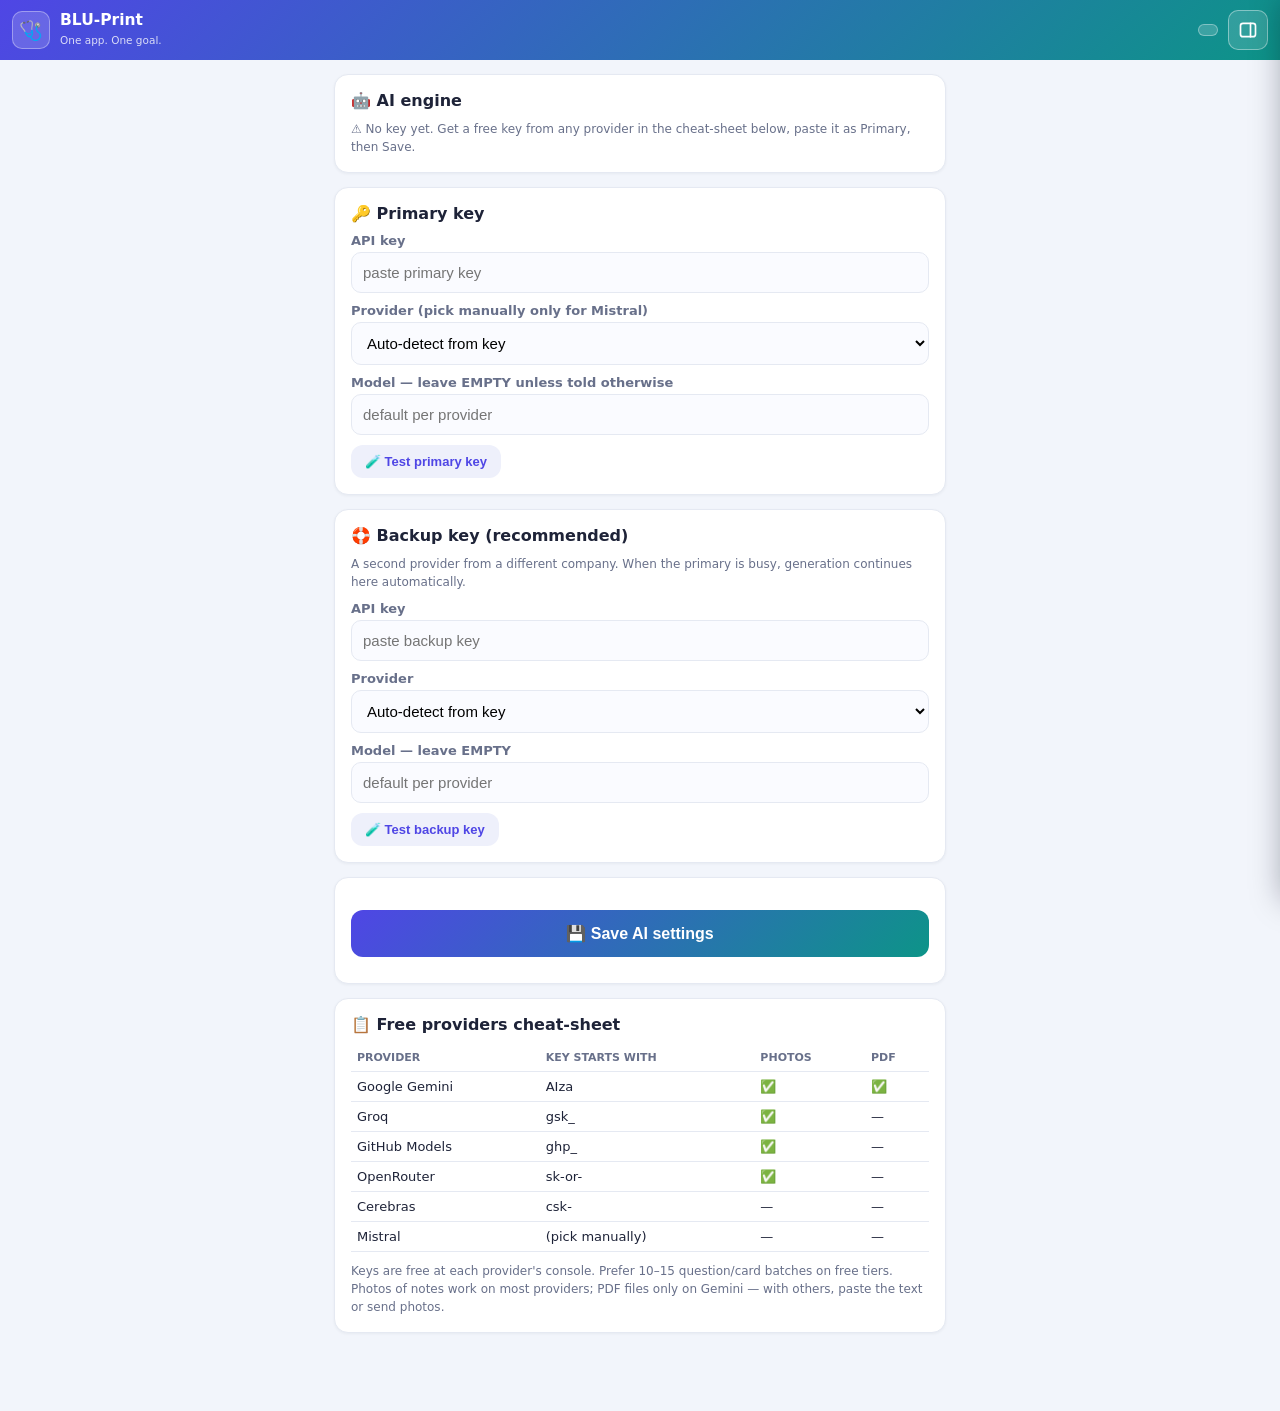
<file: ai.html>
<!DOCTYPE html>
<html lang="en">
<head>
<meta charset="utf-8">
<meta name="viewport" content="width=device-width, initial-scale=1, viewport-fit=cover">
<title>AI · BLU-Print</title>
<link rel="stylesheet" href="css/style.css">
</head>
<body>
<main>
  <div class="card"><h2>🤖 AI engine</h2><div id="aiSummary"></div></div>

  <div class="card">
    <h2>🔑 Primary key</h2>
    <label>API key</label><input id="aiKey1" type="password" placeholder="paste primary key">
    <label>Provider (pick manually only for Mistral)</label><select id="aiProv1"></select>
    <label>Model — leave EMPTY unless told otherwise</label><input id="aiModel1" placeholder="default per provider">
    <button class="btn small ghost" id="test1Btn" style="margin-top:10px">🧪 Test primary key</button>
  </div>

  <div class="card">
    <h2>🛟 Backup key (recommended)</h2>
    <p class="mini" style="margin-top:0">A second provider from a different company. When the primary is busy, generation continues here automatically.</p>
    <label>API key</label><input id="aiKey2" type="password" placeholder="paste backup key">
    <label>Provider</label><select id="aiProv2"></select>
    <label>Model — leave EMPTY</label><input id="aiModel2" placeholder="default per provider">
    <button class="btn small ghost" id="test2Btn" style="margin-top:10px">🧪 Test backup key</button>
  </div>

  <div class="card">
    <button class="btn" id="saveBtn">💾 Save AI settings</button>
    <div class="statusline" id="aiStatus"></div>
    <div id="backLinks" class="hidden">
      <p class="mini">Saved ✅ — go generate something:</p>
      <div class="tools">
        <a class="btn small" style="text-decoration:none;text-align:center" href="flashcards.html">🃏 Cards</a>
        <a class="btn small" style="text-decoration:none;text-align:center" href="quiz.html">📝 Quiz</a>
      </div>
    </div>
  </div>

  <div class="card">
    <h2>📋 Free providers cheat-sheet</h2>
    <div id="provInfo"></div>
    <p class="mini">Keys are free at each provider's console. Prefer 10–15 question/card batches on free tiers. Photos of notes work on most providers; PDF files only on Gemini — with others, paste the text or send photos.</p>
  </div>
</main>
<script src="js/core.js"></script>
<script src="js/ai.js"></script>
<script src="js/aisettings.js"></script>
</body>
</html>
</file>
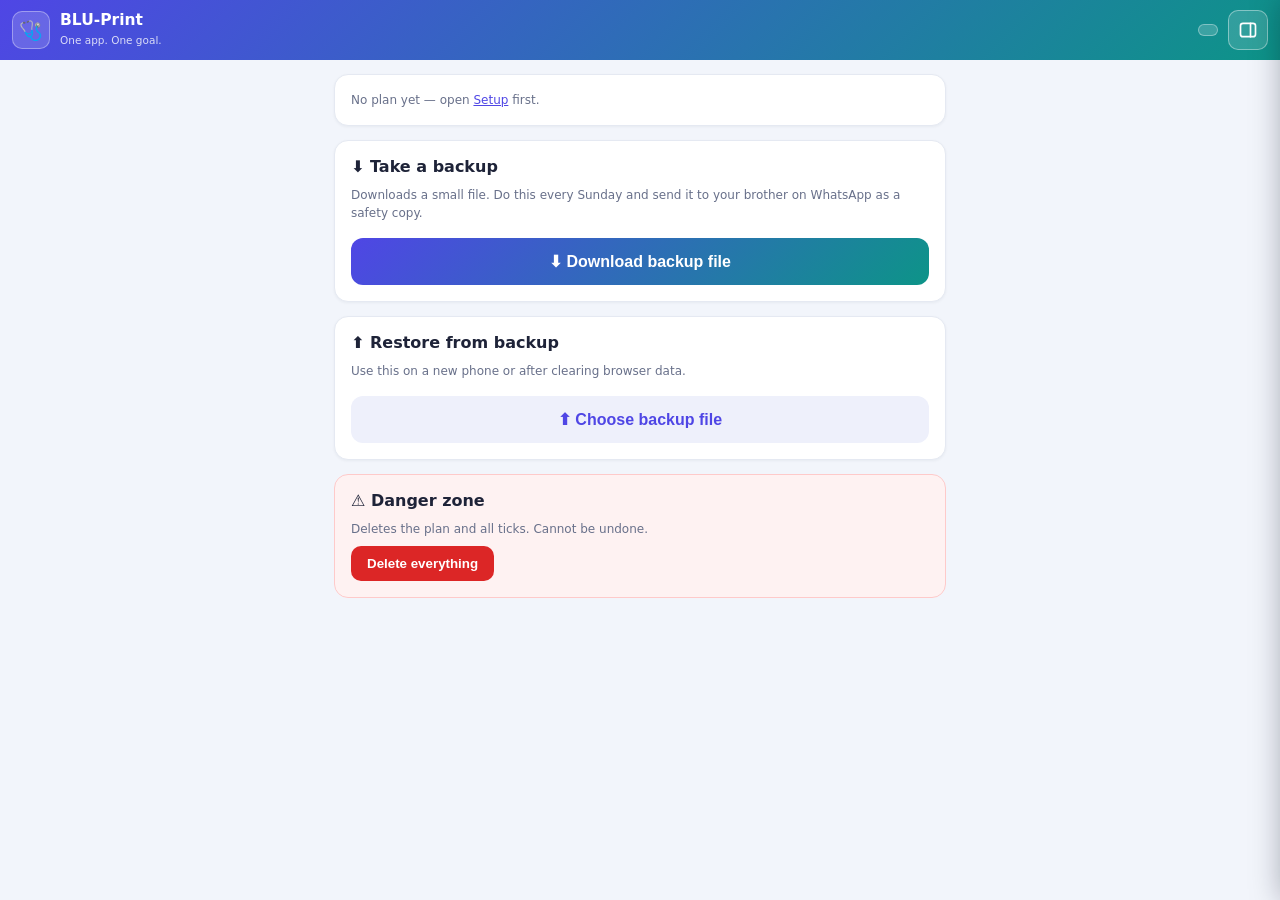
<file: backup.html>
<!DOCTYPE html>
<html lang="en">

<head>
  <meta charset="utf-8">
  <meta name="viewport" content="width=device-width, initial-scale=1, viewport-fit=cover">
  <title>Backup · BLU-Print</title>
  <link rel="stylesheet" href="css/style.css">
</head>

<body>
  <header>
    <div><b>BLU-Print</b>
      <div class="hsub">One app. One goal. 🩺</div>
    </div>
    <div class="chip" id="hchip"></div>
  </header>
  <nav class="nav">
    <a href="index.html">Today</a><a href="focus.html">Focus</a><a href="flashcards.html">Cards</a><a
      href="quiz.html">Quiz</a><a href="errors.html">Errors</a><a href="mock.html">Mocks</a><a
      href="report.html">Report</a><a href="calendar.html">Calendar</a>
    <a href="stats.html">Stats</a><a href="syllabus.html">Syllabus</a><a href="backup.html" class="active">Backup</a><a
      href="setup.html">Edit Plan</a>
  </nav>
  <main>
    <div class="card" id="infoBody"></div>
    <div class="card">
      <h2>⬇ Take a backup</h2>
      <p class="mini">Downloads a small file. Do this every Sunday and send it to your brother on WhatsApp as a safety
        copy.</p>
      <button class="btn" id="expBtn">⬇ Download backup file</button>
    </div>
    <div class="card">
      <h2>⬆ Restore from backup</h2>
      <p class="mini">Use this on a new phone or after clearing browser data.</p>
      <button class="btn ghost" id="impBtn" onclick="document.getElementById('impFile').click()">⬆ Choose backup
        file</button>
      <input type="file" id="impFile" accept=".json" class="hidden">
    </div>
    <div class="danger">
      <b>⚠️ Danger zone</b>
      <p class="mini">Deletes the plan and all ticks. Cannot be undone.</p>
      <button class="dzbtn" id="resetBtn">Delete everything</button>
    </div>
  </main>
  <script src="js/core.js"></script>
  <script src="js/backup.js"></script>
</body>

</html>
</file>
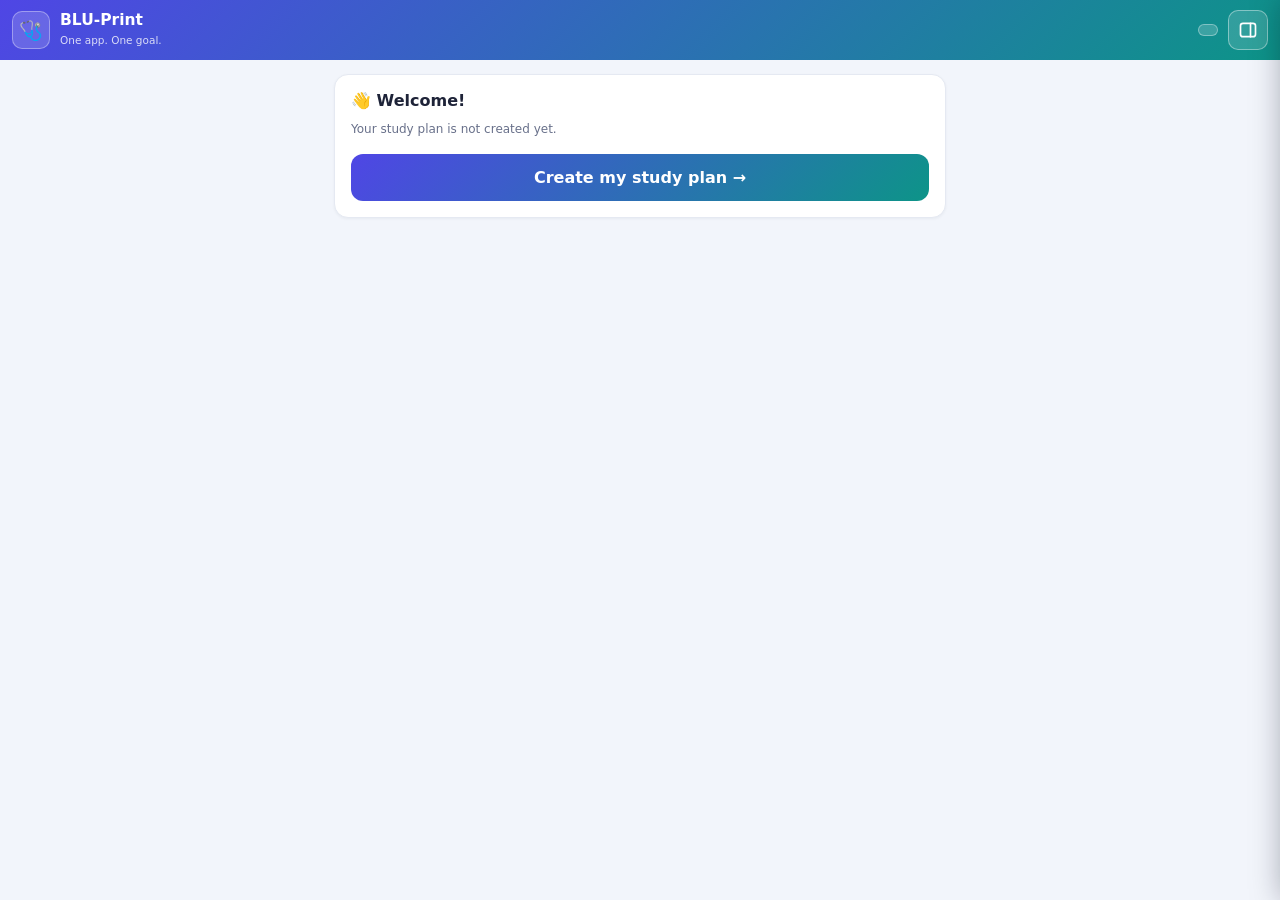
<file: flashcards.html>
<!DOCTYPE html>
<html lang="en">

<head>
  <meta charset="utf-8">
  <meta name="viewport" content="width=device-width, initial-scale=1, viewport-fit=cover">
  <title>Cards · BLU-Print</title>
  <link rel="stylesheet" href="css/style.css">
</head>

<body>
  <header>
    <div><b>BLU-Print</b>
      <div class="hsub">One app. One goal. 🩺</div>
    </div>
    <div class="chip" id="hchip"></div>
  </header>
  <nav class="nav">
    <a href="index.html">Today</a><a href="focus.html">Focus</a><a href="flashcards.html" class="active">Cards</a><a
      href="quiz.html">Quiz</a><a href="errors.html">Errors</a><a href="mock.html">Mocks</a><a
      href="report.html">Report</a>
    <a href="calendar.html">Calendar</a><a href="stats.html">Stats</a><a href="syllabus.html">Syllabus</a>
    <a href="backup.html">Backup</a><a href="setup.html">Edit Plan</a>
  </nav>
  <main>
    <div id="fcMain">

      <div id="overview"></div>

      <div class="card">
        <h2>⚡ Option 1 — Generate by AI (from topic)</h2>
        <p class="mini" style="margin-top:0">No notes needed. Pick a syllabus topic → AI writes the cards → verify →
          done.</p>
        <label>Subject</label>
        <select id="tSubj"></select>
        <label>Topic</label>
        <select id="tTopic"></select>
        <label>How many cards?</label>
        <select id="tCount">
          <option value="10">10</option>
          <option value="15" selected>15</option>
          <option value="20">20</option>
          <option value="30">30</option>
        </select>
        <button class="btn" id="tGenBtn">✨ Generate from topic</button>
        <div class="statusline" id="tStatus"></div>
      </div>

      <div class="card">
        <h2>📄 Option 2 — Generate from notes (import)</h2>
        <p class="mini" style="margin-top:0">Photo 📷 / PDF / pasted text of notes → AI turns that material into cards.
        </p>
        <label>Subject</label>
        <select id="gSubj"></select>
        <label>Topic (optional)</label>
        <input id="gTopic" placeholder="e.g. GI &amp; hepatobiliary surgery">
        <label>How many cards?</label>
        <select id="gCount">
          <option value="10">10</option>
          <option value="15" selected>15</option>
          <option value="20">20</option>
          <option value="30">30</option>
        </select>
        <label>Paste notes text (or use a file below)</label>
        <textarea id="gText" rows="4"
          style="width:100%;padding:11px;border:1px solid var(--line);border-radius:10px;font-size:14px;background:#fafbff;resize:vertical"></textarea>
        <label>…or a file: photo of notes 📷 / PDF / .txt</label>
        <input type="file" id="gFile" accept="image/*,.pdf,.txt,.md">
        <div class="mini" id="gFileNote"></div>
        <button class="btn" id="genBtn">✨ Generate from notes</button>
        <div class="statusline" id="genStatus"></div>
        <p class="mini">Printed or neat handwritten photos work. Word (.docx)? Paste the text instead. Very large PDF?
          Split it.</p>
      </div>


      <div class="card hidden" id="verifyCard">
        <h2>🕵️ Verify before adding — this is revision too!</h2>
        <div class="statusline" id="verifyHead"></div>
        <div id="verifyList"></div>
        <div class="tools">
          <button class="btn small ghost" id="allYes">Accept all</button>
          <button class="btn small ghost" id="allNo">Reject all</button>
        </div>
        <button class="btn" id="addBtn">➕ Add accepted cards</button>
      </div>

      <details class="boxdet">
        <summary>➕ Make a card manually (image cards: instruments, X-rays, signs)</summary>
        <label>Subject</label><select id="mSubj"></select>
        <label>Topic</label><input id="mTopic">
        <label>Front (question)</label><textarea id="mFront" rows="2"
          style="width:100%;padding:11px;border:1px solid var(--line);border-radius:10px;font-size:14px;background:#fafbff;resize:vertical"></textarea>
        <label>Back (answer)</label><textarea id="mBack" rows="2"
          style="width:100%;padding:11px;border:1px solid var(--line);border-radius:10px;font-size:14px;background:#fafbff;resize:vertical"></textarea>
        <label>Optional image (shows on the front)</label>
        <input type="file" id="mImg" accept="image/*">
        <div id="fcImgPrev"></div>
        <button class="btn" id="mSave">Save card</button>
      </details>

      <details class="boxdet">
        <summary>📚 Browse &amp; edit collection (<span id="colCount">0</span> cards)</summary>
        <div class="row2">
          <div><label>Search</label><input id="bSearch" placeholder="search text…"></div>
          <div><label>Subject</label><select id="bSubj">
              <option value="">All subjects</option>
            </select></div>
        </div>
        <div id="browseList" style="margin-top:10px"></div>
      </details>

      <div class="card">
        <h2>🤖 AI engine</h2>
        <p class="mini" style="margin-top:0">Keys and providers live on their own page now. If a provider is busy, the
          app auto-switches to your backup key.</p>
        <a class="btn ghost" style="text-decoration:none;text-align:center" href="ai.html">⚙️ Open AI settings</a>
        <div class="statusline" id="storeInfo"></div>
      </div>

    </div>

    <!-- REVIEW SCREEN -->
    <div id="review" class="hidden">
      <div class="rv-wrap">
        <div class="rv-top"><span id="rvSubj"></span><span id="rvCount"></span></div>
        <div class="pbar">
          <div id="rvBar" style="width:0%"></div>
        </div>
        <div id="rvImg"></div>
        <div id="rvFront" class="rv-face"></div>
        <div id="rvBack" class="rv-face back hidden"></div>
        <button class="btn" id="flipBtn">Show answer</button>
        <div id="rateRow" class="hidden">
          <button class="rate r0" data-r="0"></button><button class="rate r1" data-r="1"></button>
          <button class="rate r2" data-r="2"></button><button class="rate r3" data-r="3"></button>
        </div>
        <div class="tools"><button class="btn small ghost" id="quitBtn">End session</button></div>
        <div id="rvDone" class="card hidden" style="margin-top:12px"></div>
      </div>
    </div>

  </main>
  <script src="js/core.js"></script>
  <script src="js/ai.js"></script>
  <script src="js/topics.js"></script>
  <script src="js/flashcards.js"></script>
</body>

</html>
</file>
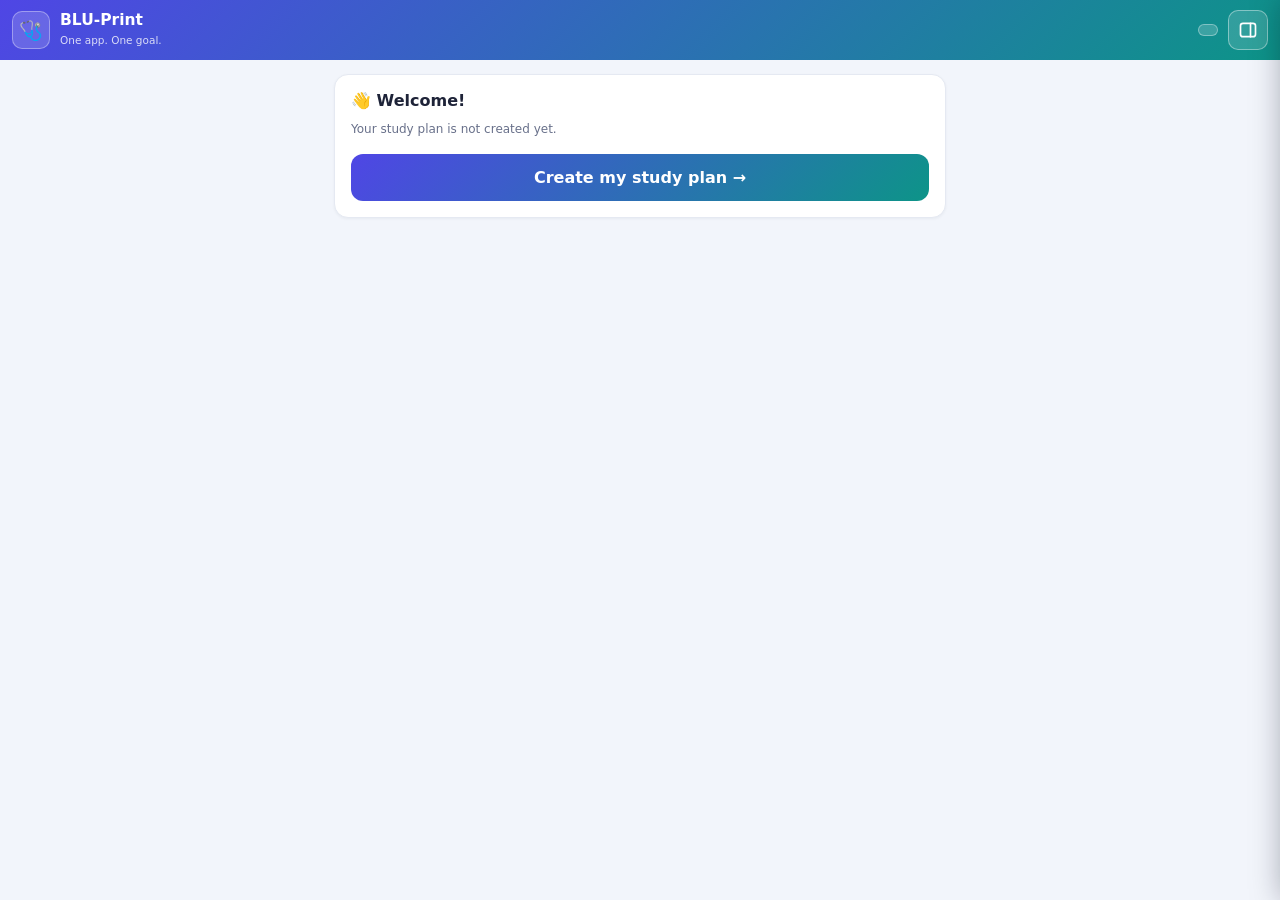
<file: focus.html>
<!DOCTYPE html>
<html lang="en">

<head>
  <meta charset="utf-8">
  <meta name="viewport" content="width=device-width, initial-scale=1, viewport-fit=cover">
  <title>Focus · BLU-Print</title>
  <link rel="stylesheet" href="css/style.css">
</head>

<body>
  <header>
    <div><b>BLU-Print</b>
      <div class="hsub">One app. One goal. 🩺</div>
    </div>
    <div class="chip" id="hchip"></div>
  </header>
  <nav class="nav">
    <a href="index.html">Today</a><a href="focus.html" class="active">Focus</a><a href="flashcards.html">Cards</a><a
      href="quiz.html">Quiz</a><a href="errors.html">Errors</a><a href="mock.html">Mocks</a><a
      href="report.html">Report</a><a href="calendar.html">Calendar</a>
    <a href="stats.html">Stats</a><a href="syllabus.html">Syllabus</a>
    <a href="backup.html">Backup</a><a href="setup.html">Edit Plan</a>
  </nav>
  <main>
    <div id="studio">
      <div id="weekStats"></div>
      <div class="card">
        <h2>🎯 Today's sessions</h2>
        <div id="sessList"></div>
      </div>
      <div class="card">
        <h2>⚡ Custom sprint</h2>
        <p class="mini" style="margin-top:0">A quick focused burst — perfect for flashcards or one-liners.</p>
        <div class="tools">
          <button class="btn small ghost sprintBtn" data-min="25">25 min</button>
          <button class="btn small ghost sprintBtn" data-min="45">45 min</button>
          <button class="btn small ghost sprintBtn" data-min="60">60 min</button>
          <button class="btn small ghost sprintBtn" data-min="90">90 min</button>
        </div>
      </div>
      <div class="card">
        <h2>📜 Recent sessions</h2>
        <div id="recentList"></div>
      </div>
      <p class="mini">💡 How to use: sit down → tap ▶ Start → keep the screen where family can see it. When someone
        comes, point at the countdown — "I'm free at 1:00!" If you still get pulled into a chat, tap "✋ I was
        interrupted" afterwards. The weekly numbers show whether it's working.</p>
    </div>

    <div class="card hidden" id="doneCard">
      <div id="doneBody"></div>
      <button class="btn ghost" id="doneOk">Back to Focus Studio</button>
    </div>
  </main>

  <!-- FULLSCREEN DND SCREEN (family-facing) -->
  <div id="dnd" class="hidden">
    <div class="dnd-top">⏳ FOCUS MODE — DO NOT DISTURB</div>
    <div class="dnd-topic" id="dndTopic"></div>
    <div class="dnd-time" id="dndTime">--:--</div>
    <div class="dnd-until" id="dndUntil"></div>
    <div class="dnd-msg">Family &amp; friends: she is deep in study right now.<br>Please talk to her at the break —
      she'll be all ears then 💜</div>
    <div class="dnd-btns">
      <button id="intBtn">✋ I was interrupted</button>
      <button id="pauseBtn">⏸ Pause</button>
      <button id="endBtn">■ End session</button>
    </div>
    <div class="dnd-paused hidden" id="dndPause">PAUSED</div>
  </div>

  <!-- interruption duration chooser -->
  <div class="overlay hidden" id="intChoose">
    <div class="int-card">
      <h2>✋ Interrupted</h2>
      <p class="mini" style="margin-top:2px">Roughly how long did it take?</p>
      <button class="intOpt" data-min="5">~5 minutes</button>
      <button class="intOpt" data-min="15">~15 minutes</button>
      <button class="intOpt" data-min="30">~30 minutes</button>
      <button class="intOpt" data-min="45">45+ minutes</button>
      <button class="cancel" id="intCancel">cancel</button>
    </div>
  </div>

  <!-- phone ritual (before every session) -->
  <div class="overlay hidden" id="ritual">
    <div class="int-card">
      <h2>Before we start 📱</h2>
      <p class="mini" style="margin-top:2px">Is your phone in another room (or far from you)?</p>
      <button id="ritYes">Yes, it's away ✅</button>
      <button id="ritNo">No, starting anyway</button>
    </div>
  </div>

  <script src="js/core.js"></script>
  <script src="js/focus.js"></script>
</body>

</html>
</file>
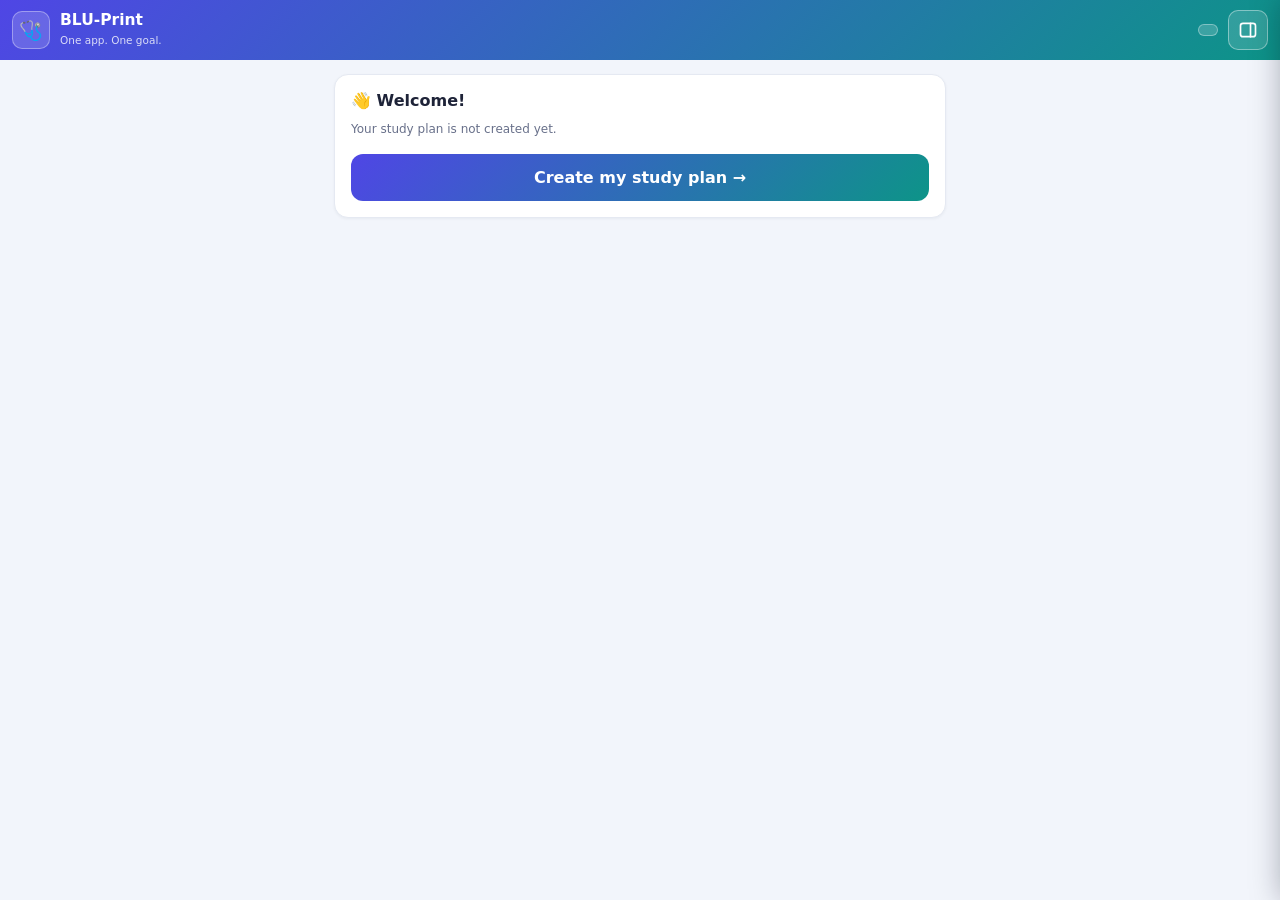
<file: mock.html>
<!DOCTYPE html>
<html lang="en">

<head>
  <meta charset="utf-8">
  <meta name="viewport" content="width=device-width, initial-scale=1, viewport-fit=cover">
  <title>Mocks · BLU-Print</title>
  <link rel="stylesheet" href="css/style.css">
</head>

<body>
  <header>
    <div><b>BLU-Print</b>
      <div class="hsub">One app. One goal. 🩺</div>
    </div>
    <div class="chip" id="hchip"></div>
  </header>
  <nav class="nav">
    <a href="index.html">Today</a><a href="focus.html">Focus</a><a href="flashcards.html">Cards</a>
    <a href="quiz.html">Quiz</a><a href="errors.html">Errors</a><a href="mock.html" class="active">Mocks</a><a
      href="report.html">Report</a>
    <a href="calendar.html">Calendar</a><a href="stats.html">Stats</a><a href="syllabus.html">Syllabus</a>
    <a href="backup.html">Backup</a><a href="setup.html">Edit Plan</a>
  </nav>
  <main>
    <div id="gmNotice"></div>
    <div id="sumCards"></div>
    <div id="targetCard"></div>

    <div class="card mkform">
      <h2>📝 Log a test</h2>
      <p class="mini" style="margin-top:0">From Marrow / PrepLadder / any platform — 30 seconds after each test.</p>
      <div class="row2">
        <div><label>Type</label>
          <select id="mType">
            <option value="grand">Grand mock (full syllabus)</option>
            <option value="subject">Subject test</option>
          </select>
        </div>
        <div><label>Date</label><input type="date" id="mDate"></div>
      </div>
      <div id="mSubjRow" style="display:none">
        <label>Subject</label><select id="mSubj"></select>
      </div>
      <div class="row2">
        <div><label>Platform</label><input id="mPlatform" list="plList" placeholder="Marrow / PrepLadder / …">
          <datalist id="plList">
            <option>Marrow</option>
            <option>PrepLadder</option>
            <option>Other</option>
          </datalist>
        </div>
        <div><label>Time taken (min, optional)</label><input type="number" id="mMins" min="0" max="600"
            placeholder="210"></div>
      </div>
      <div class="row3">
        <div><label>Total Qs</label><input type="number" id="mTotal" value="200" min="1" max="400"></div>
        <div><label>Correct</label><input type="number" id="mCorrect" value="0" min="0" max="400"></div>
        <div><label>Wrong</label><input type="number" id="mWrong" value="0" min="0" max="400"></div>
      </div>
      <label>Score (auto: 4×correct − 1×wrong — edit if the platform differs)</label>
      <input type="number" id="mScore" value="0">
      <label>Notes (optional)</label>
      <input id="mNotes" placeholder="e.g. lost marks in GI image questions, sleepy after lunch">
      <button class="btn" id="mSaveBtn">💾 Save test</button>
      <button class="btn ghost hidden" id="mCancelEdit">Cancel edit</button>
      <div class="statusline" id="mStatus"></div>
      <p class="mini">Skipped is auto-calculated: total − correct − wrong. Switching Type resets Total (grand 200,
        subject 100).</p>
    </div>

    <div class="card">
      <h2>📈 Score trend (% of max marks)</h2>
      <div id="chartScore"></div>
    </div>
    <div class="card">
      <h2>🎯 Accuracy trend (on attempted)</h2>
      <div id="chartAcc"></div>
    </div>

    <div class="card">
      <h2>🔬 Subject weak-spot radar</h2>
      <div id="subjTable"></div>
    </div>

    <div class="card">
      <h2>💡 Coach insights</h2>
      <div id="insList"></div>
    </div>

    <div class="card">
      <h2>📜 Test history</h2>
      <div id="histList"></div>
    </div>

    <p class="mini">💡 Loop: subject test on QBank → log here → weakest subjects get more Syllabus weight → their errors
      go to the Error Lab → fix cards do the rest.</p>
  </main>
  <script src="js/core.js"></script>
  <script src="js/mock.js"></script>
</body>

</html>
</file>
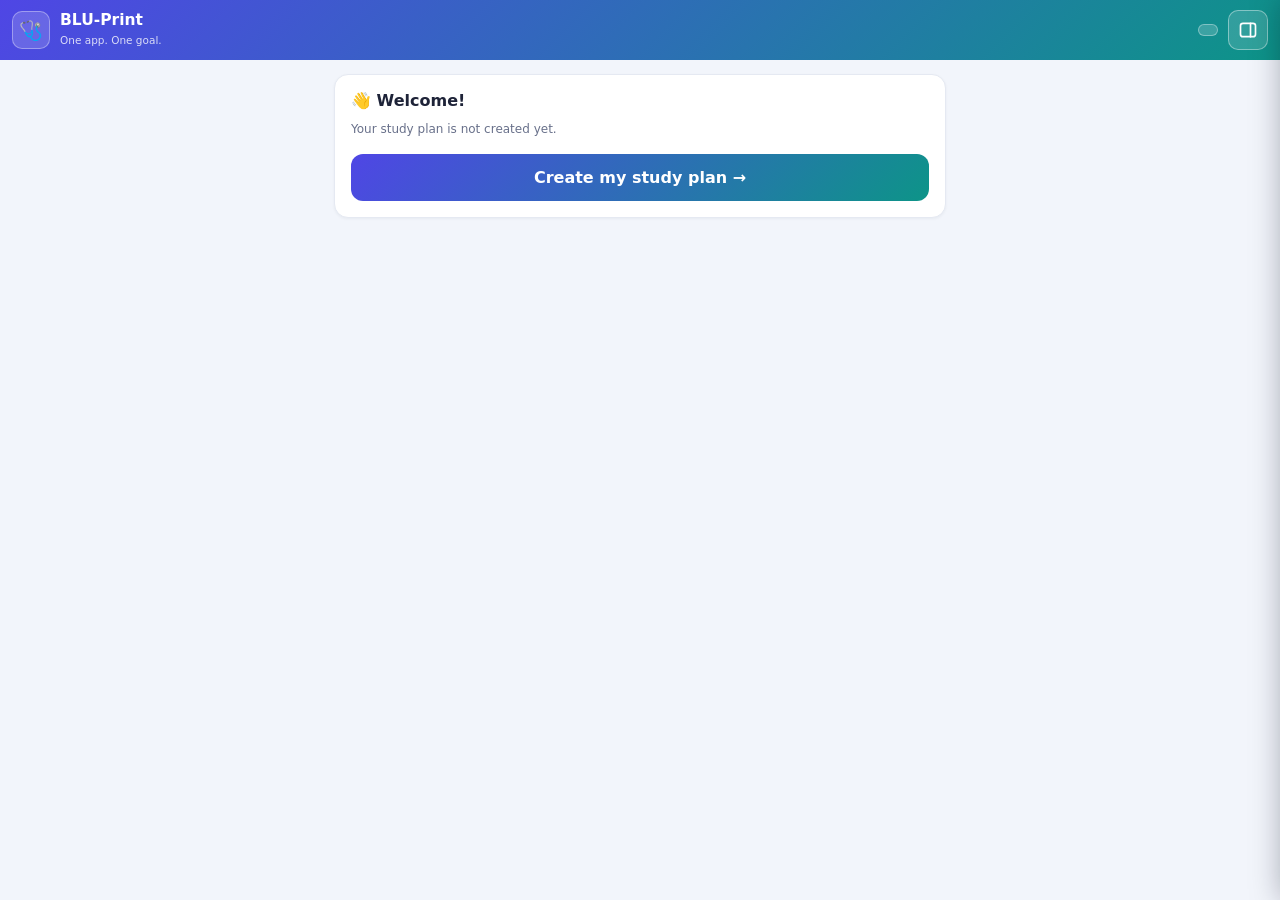
<file: quiz.html>
<!DOCTYPE html>
<html lang="en">

<head>
  <meta charset="utf-8">
  <meta name="viewport" content="width=device-width, initial-scale=1, viewport-fit=cover">
  <title>Quiz · BLU-Print</title>
  <link rel="stylesheet" href="css/style.css">
</head>

<body>
  <header>
    <div><b>BLU-Print</b>
      <div class="hsub">One app. One goal. 🩺</div>
    </div>
    <div class="chip" id="hchip"></div>
  </header>
  <nav class="nav">
    <a href="index.html">Today</a><a href="focus.html">Focus</a><a href="flashcards.html">Cards</a>
    <a href="quiz.html" class="active">Quiz</a><a href="errors.html">Errors</a><a href="mock.html">Mocks</a><a
      href="report.html">Report</a>
    <a href="calendar.html">Calendar</a><a href="stats.html">Stats</a><a href="syllabus.html">Syllabus</a>
    <a href="backup.html">Backup</a><a href="setup.html">Edit Plan</a>
  </nav>
  <main>
    <div id="qzMain">

      <div id="dueHint"></div>

      <div class="card">
        <h2>⚡ Quick drill — from a topic</h2>
        <p class="mini" style="margin-top:0">AI writes fresh MCQs on any syllabus topic. Perfect after finishing a
          topic.</p>
        <label>Subject</label><select id="dSubj"></select>
        <label>Topic</label><select id="dTopic"></select>
        <div class="row2">
          <div><label>Questions</label>
            <select id="dCount">
              <option>10</option>
              <option selected>20</option>
              <option>30</option>
              <option>50</option>
            </select>
          </div>
          <div><label>Mode</label>
            <select id="dMode">
              <option value="practice">Practice (instant feedback)</option>
              <option value="test">Test (timed, +4/−1)</option>
            </select>
          </div>
        </div>
        <button class="btn" id="dStart">🚀 Generate &amp; start</button>
        <button class="btn ghost" id="weakBtn" style="margin-top:8px">🎯 Weakest-subject 10Q drill</button>
        <div class="statusline" id="dStatus"></div>
      </div>

      <div class="card">
        <h2>📄 Quiz from her notes</h2>
        <p class="mini" style="margin-top:0">Upload the professor's latest notes (photo 📷 / PDF / .txt) or paste text —
          the AI turns THEM into exam questions.</p>
        <label>Subject</label><select id="nSubj"></select>
        <label>Topic (optional)</label><input id="nTopic" placeholder="e.g. GI &amp; hepatobiliary surgery">
        <div class="row2">
          <div><label>Questions</label>
            <select id="nCount">
              <option>10</option>
              <option selected>20</option>
              <option>30</option>
            </select>
          </div>
          <div><label>Mode</label>
            <select id="nMode">
              <option value="practice">Practice</option>
              <option value="test">Test (timed)</option>
            </select>
          </div>
        </div>
        <label>Paste notes text (or use a file below)</label>
        <textarea id="nText" rows="4"
          style="width:100%;padding:11px;border:1px solid var(--line);border-radius:10px;font-size:14px;background:#fafbff;resize:vertical"></textarea>
        <label>…or a file</label>
        <input type="file" id="nFile" accept="image/*,.pdf,.txt,.md">
        <div class="mini" id="nFileNote"></div>
        <button class="btn" id="nStart">🚀 Generate &amp; start</button>
        <div class="statusline" id="nStatus"></div>
      </div>

      <div class="card">
        <h2>📜 Recent quizzes</h2>
        <div id="histList"></div>
      </div>

      <p class="mini">💡 Daily loop: study the morning topic → its 10Q drill here → wrong answers auto-flow to the Error
        Lab → fix cards come back in 3 days.</p>
    </div>

    <!-- ===== QUIZ SCREEN ===== -->
    <div id="qzScreen" class="hidden">
      <div class="qzbar">
        <div class="qb-l"><b id="qzTitle"></b><span id="qzSub" class="qb-s"></span></div>
        <div class="qb-r"><span class="qchip" id="qzTimer"></span><span class="qchip" id="qzScore"></span>
          <button id="qzExit">✕</button>
        </div>
      </div>
      <div class="qzwrap">
        <div class="pbar" style="margin:10px 0">
          <div id="qzBar" style="width:0%"></div>
        </div>
        <div id="palette" class="hidden"></div>
        <div class="card qcard">
          <div class="qnum" id="qzNum"></div>
          <div class="qtext" id="qzQ"></div>
          <div id="qzOpts"></div>
          <div id="qzExpl" class="hidden"></div>
          <div class="tools" id="qzNavBtns">
            <button class="btn small ghost" id="prevBtn">← Prev</button>
            <button class="btn small ghost" id="palBtn">▦ Palette</button>
            <button class="btn small" id="nextBtn">Next →</button>
          </div>
          <button class="btn hidden" id="submitBtn">✅ Submit test</button>
        </div>
      </div>
    </div>

    <!-- ===== RESULTS ===== -->
    <div id="qzResults" class="hidden">
      <div id="resSummary"></div>
      <div class="card" id="saveErrCard">
        <h2>📥 Wrong answers → Error Lab</h2>
        <p class="mini" style="margin-top:0">Choose a reason for each mistake (defaults to "Didn't know"). Then send
          them — each becomes an error entry + a fix flashcard due in 3 days.</p>
        <button class="btn" id="sendErrBtn">📥 Send all to Error Lab</button>
      </div>
      <div class="card">
        <h2>🔍 Question review</h2>
        <div id="resList"></div>
      </div>
      <button class="btn ghost" id="resDone">Back to Quiz home</button>
    </div>

  </main>
  <script src="js/core.js"></script>
  <script src="js/topics.js"></script>
  <script src="js/ai.js"></script>
  <script src="js/quiz.js"></script>
</body>

</html>
</file>
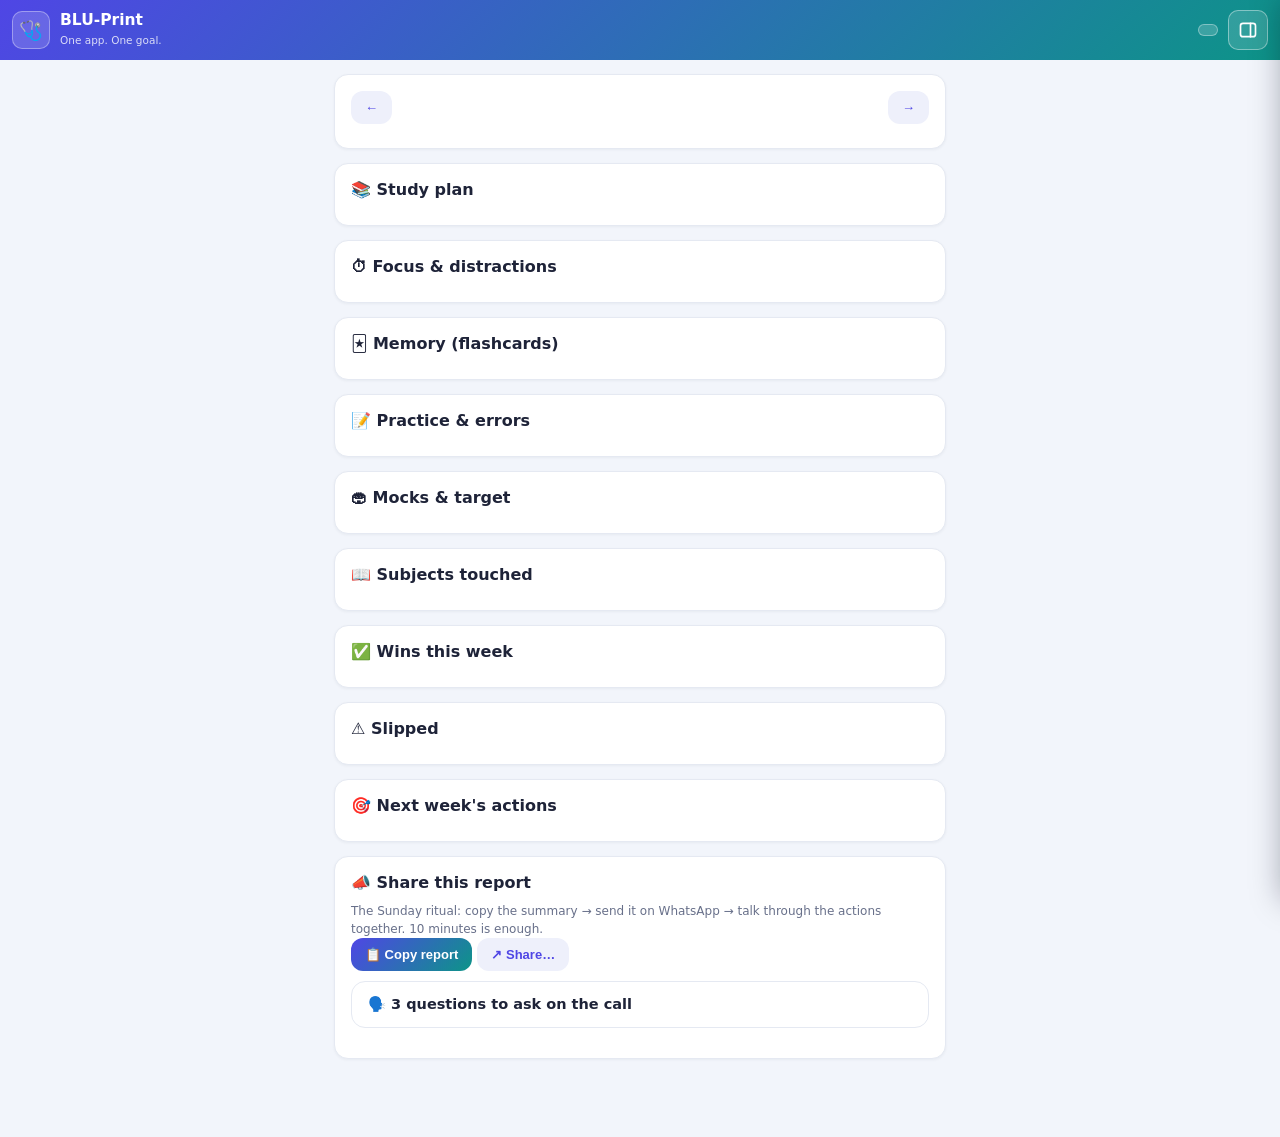
<file: report.html>
<!DOCTYPE html>
<html lang="en">

<head>
  <meta charset="utf-8">
  <meta name="viewport" content="width=device-width, initial-scale=1, viewport-fit=cover">
  <title>Weekly Report · BLU-Print</title>
  <link rel="stylesheet" href="css/style.css">
</head>

<body>
  <header>
    <div><b>BLU-Print</b>
      <div class="hsub">One app. One goal. 🩺</div>
    </div>
    <div class="chip" id="hchip"></div>
  </header>
  <nav class="nav">
    <a href="index.html">Today</a><a href="focus.html">Focus</a><a href="flashcards.html">Cards</a>
    <a href="quiz.html">Quiz</a><a href="errors.html">Errors</a><a href="mock.html">Mocks</a><a href="report.html"
      class="active">Report</a>
    <a href="calendar.html">Calendar</a><a href="stats.html">Stats</a>
    <a href="syllabus.html">Syllabus</a><a href="backup.html">Backup</a><a href="setup.html">Edit Plan</a>
  </nav>
  <main>

    <div class="card">
      <div class="weeknav">
        <button class="btn small ghost" id="wPrev">←</button>
        <b id="wLabel"></b>
        <button class="btn small ghost" id="wNext">→</button>
      </div>
      <div class="statusline" id="wNote" style="text-align:center;margin-top:8px"></div>
    </div>

    <div id="bigStats"></div>

    <div class="card">
      <h2>📚 Study plan</h2>
      <div id="planBody"></div>
    </div>
    <div class="card">
      <h2>⏱ Focus &amp; distractions</h2>
      <div id="focusBody"></div>
    </div>
    <div class="card">
      <h2>🃏 Memory (flashcards)</h2>
      <div id="cardsBody"></div>
    </div>
    <div class="card">
      <h2>📝 Practice &amp; errors</h2>
      <div id="prBody"></div>
    </div>
    <div class="card">
      <h2>🏟 Mocks &amp; target</h2>
      <div id="mockBody"></div>
    </div>
    <div class="card">
      <h2>📖 Subjects touched</h2>
      <div id="subjBody"></div>
    </div>

    <div class="card">
      <h2>✅ Wins this week</h2>
      <div id="winBody"></div>
    </div>
    <div class="card">
      <h2>⚠️ Slipped</h2>
      <div id="slipBody"></div>
    </div>
    <div class="card">
      <h2>🎯 Next week's actions</h2>
      <div id="actBody"></div>
    </div>

    <div class="card">
      <h2>📣 Share this report</h2>
      <p class="mini" style="margin-top:0">The Sunday ritual: copy the summary → send it on WhatsApp → talk through the
        actions together. 10 minutes is enough.</p>
      <div class="tools">
        <button class="btn small" id="copyBtn">📋 Copy report</button>
        <button class="btn small ghost" id="shareBtn">↗ Share…</button>
      </div>
      <div class="statusline" id="shStatus"></div>
      <details class="boxdet" style="margin-top:10px">
        <summary>🗣️ 3 questions to ask on the call</summary>
        <p class="mini">1. Which topic felt hardest this week — is it in the Error Lab yet?<br>
          2. What pulled you off plan most — interruptions, phone, or energy?<br>
          3. What is the ONE fix for next week? (It becomes action #1.)</p>
      </details>
    </div>

  </main>
  <script src="js/core.js"></script>
  <script src="js/report.js"></script>
</body>

</html>
</file>
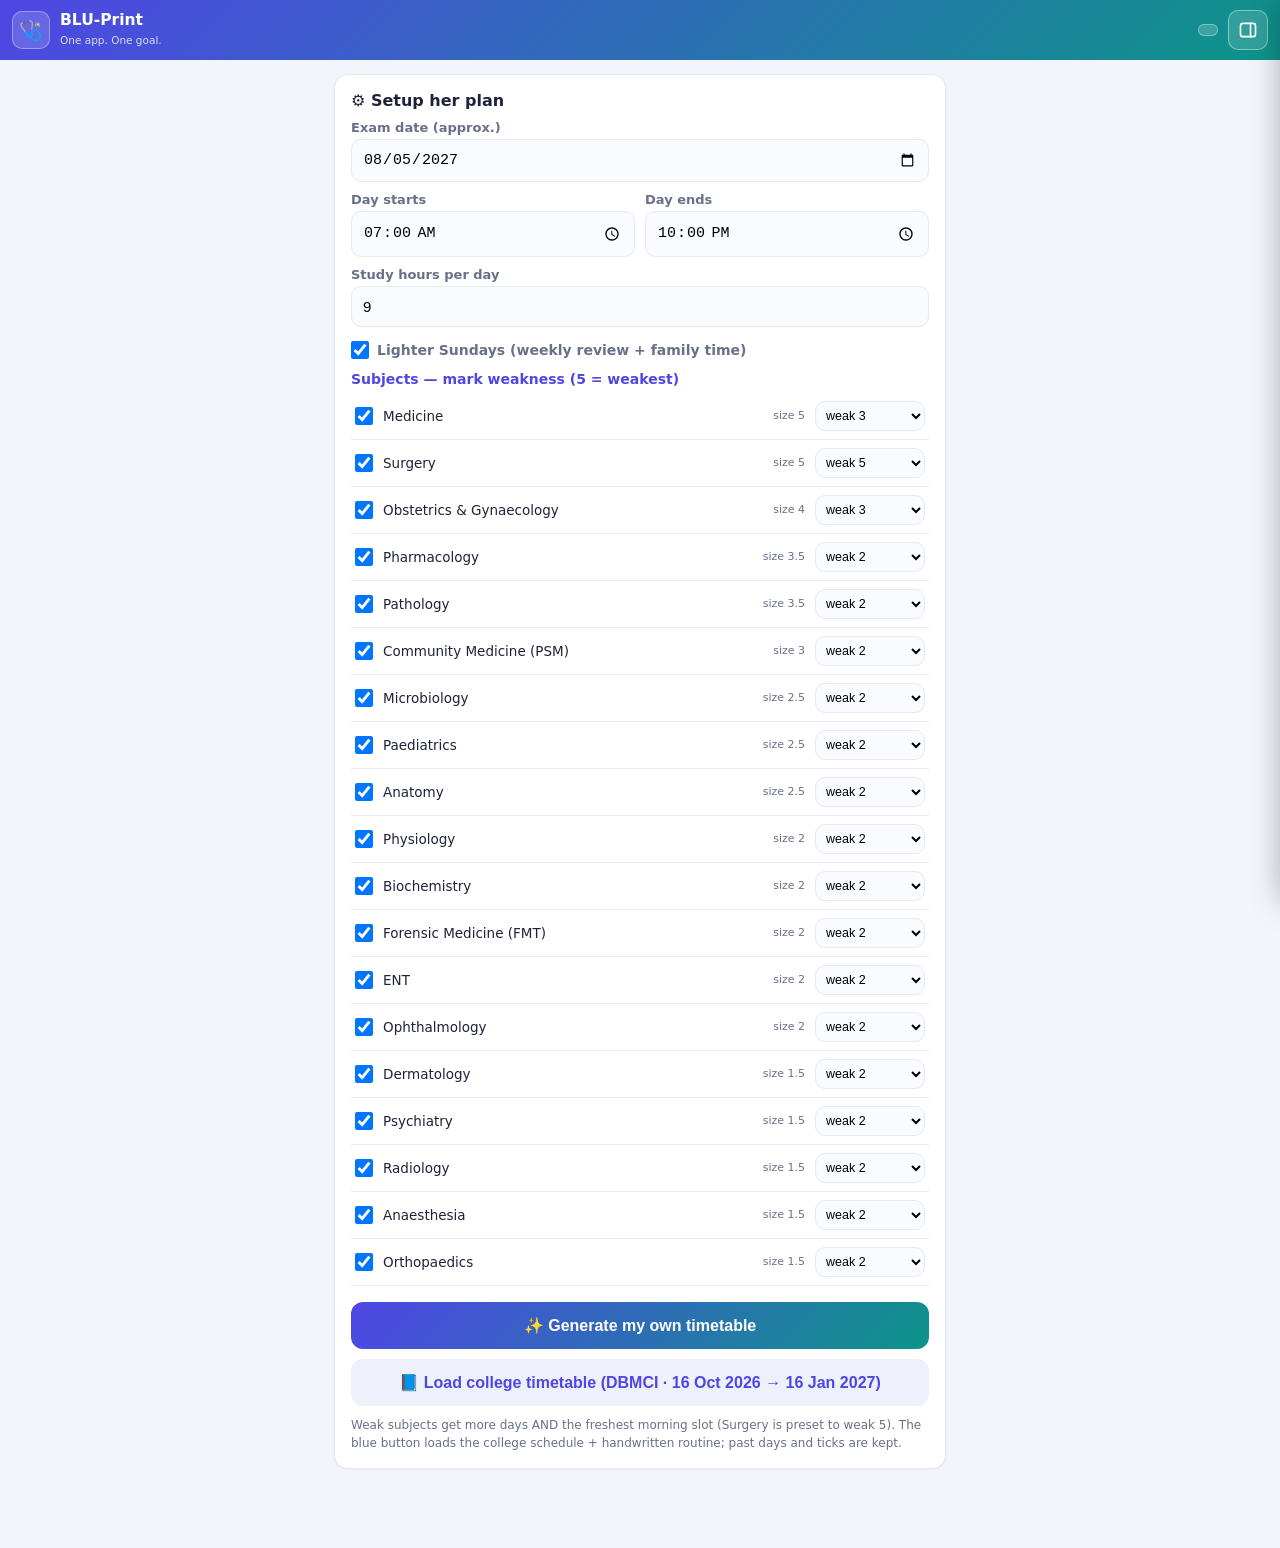
<file: setup.html>
<!DOCTYPE html>
<html lang="en">

<head>
  <meta charset="utf-8">
  <meta name="viewport" content="width=device-width, initial-scale=1, viewport-fit=cover">
  <title>Setup · BLU-Print</title>
  <link rel="stylesheet" href="css/style.css">
</head>

<body>
  <header>
    <div><b>BLU-Print</b>
      <div class="hsub">One app. One goal. 🩺</div>
    </div>
    <div class="chip">Setup</div>
  </header>
  <nav class="nav">
    <a href='/'>Today</a><a href='/focus'>Focus</a><a href='/flashcards'>Cards</a><a href='/quiz'>Quiz</a><a
      href='/errors'>Errors</a><a href='/mock'>Mocks</a><a href='/report'>Report</a><a href='/calendar'>Calendar</a>
    <a href='/stats'>Stats</a><a href='/syllabus'>Syllabus</a><a href='/backup'>Backup</a><a class='active'
      href='/setup'>Edit Plan</a>
  </nav>
  <main>
    <section class="card">
      <h2>⚙️ Setup her plan</h2>
      <label>Exam date (approx.)</label>
      <input type="date" id="examDate">
      <div class="row2">
        <div><label>Day starts</label><input type="time" id="dayStart" value="07:00"></div>
        <div><label>Day ends</label><input type="time" id="dayEnd" value="22:00"></div>
      </div>
      <label>Study hours per day</label>
      <input type="number" id="hours" value="9" min="4" max="14">
      <label style="display:flex;align-items:center;gap:8px;margin-top:14px">
        <input type="checkbox" id="lightSunday" checked style="width:18px;height:18px">
        <span style="font-size:14px">Lighter Sundays (weekly review + family time)</span>
      </label>
      <h3>Subjects — mark weakness (5 = weakest)</h3>
      <div id="subjectList"></div>
      <button class="btn" id="genBtn">✨ Generate my own timetable</button>
      <button class="btn ghost" id="dbmciBtn" style="margin-top:10px">📘 Load college timetable (DBMCI · 16 Oct 2026 →
        16 Jan 2027)</button>
      <div class="mini">Weak subjects get more days AND the freshest morning slot (Surgery is preset to weak 5).
        The blue button loads the college schedule + handwritten routine; past days and ticks are kept.</div>
    </section>
  </main>
  <script src="js/core.js"></script>
  <script src="js/topics.js"></script>
  <script src="js/planner.js"></script>
  <script src="js/dbmci.js"></script>
  <script src="js/setup.js"></script>
</body>

</html>
</file>
<file: css/style.css>
/* ============================================================
   style.css — all design. Change colors here in one place.
   ============================================================ */
:root {
   --bg: #f2f5fb;
   --card: #fff;
   --ink: #1e2338;
   --muted: #68708a;
   --brand: #4f46e5;
   --brand2: #0d9488;
   --ok: #16a34a;
   --line: #e5e9f2
}

* {
   box-sizing: border-box;
   margin: 0;
   padding: 0
}

body {
   font-family: system-ui, -apple-system, "Segoe UI", Roboto, sans-serif;
   background: var(--bg);
   color: var(--ink);
   padding-bottom: 50px
}

a {
   color: var(--brand)
}

header {
   position: sticky;
   top: 0;
   background: linear-gradient(135deg, #4f46e5, #0d9488);
   color: #fff;
   padding: 12px 16px;
   display: flex;
   justify-content: space-between;
   align-items: center;
   z-index: 5
}

header b {
   font-size: 17px
}

.hsub {
   font-size: 11px;
   opacity: .85
}

.chip {
   background: rgba(255, 255, 255, .18);
   border: 1px solid rgba(255, 255, 255, .35);
   padding: 6px 12px;
   border-radius: 999px;
   font-size: 13px;
   font-weight: 600;
   white-space: nowrap
}

.nav {
   display: flex;
   gap: 6px;
   max-width: 640px;
   margin: 0 auto;
   padding: 10px 14px 0
}

.nav a {
   flex: 1;
   text-align: center;
   padding: 8px 4px;
   border-radius: 10px;
   background: #fff;
   border: 1px solid var(--line);
   font-size: 12.5px;
   font-weight: 700;
   color: var(--muted);
   text-decoration: none
}

.nav a.active {
   background: var(--brand);
   border-color: var(--brand);
   color: #fff
}

main {
   max-width: 640px;
   margin: 0 auto;
   padding: 14px
}

.card {
   background: var(--card);
   border: 1px solid var(--line);
   border-radius: 14px;
   padding: 16px;
   margin-bottom: 14px;
   box-shadow: 0 1px 3px rgba(20, 30, 60, .05)
}

h2 {
   font-size: 16px;
   margin-bottom: 10px
}

h3 {
   font-size: 14px;
   margin: 12px 0 6px;
   color: var(--brand)
}

label {
   display: block;
   font-size: 13px;
   color: var(--muted);
   margin: 10px 0 4px;
   font-weight: 600
}

input,
select {
   width: 100%;
   padding: 11px;
   border: 1px solid var(--line);
   border-radius: 10px;
   font-size: 15px;
   background: #fafbff
}

.row2 {
   display: flex;
   gap: 10px
}

.row2>div {
   flex: 1
}

.btn {
   display: block;
   width: 100%;
   padding: 14px;
   border: none;
   border-radius: 12px;
   font-size: 16px;
   font-weight: 700;
   color: #fff;
   background: linear-gradient(135deg, var(--brand), var(--brand2));
   cursor: pointer;
   margin-top: 16px
}

.btn.small {
   width: auto;
   display: inline-block;
   padding: 9px 14px;
   font-size: 13px;
   margin: 0
}

.btn.ghost {
   background: #eef0fb;
   color: var(--brand)
}

.btn:disabled {
   opacity: .4;
   cursor: default
}

.sess {
   display: flex;
   align-items: center;
   gap: 12px;
   padding: 12px 4px;
   border-bottom: 1px solid var(--line)
}

.sess:last-child {
   border-bottom: none
}

.sess .t {
   font-size: 12px;
   font-weight: 700;
   color: var(--brand);
   min-width: 62px
}

.sess .l {
   flex: 1;
   font-size: 14.5px
}

.sess .d {
   font-size: 11.5px;
   color: var(--muted)
}

.sess.meal,
.sess.brk {
   opacity: .55;
   cursor: default
}

.box {
   width: 24px;
   height: 24px;
   border: 2px solid #c6cbe0;
   border-radius: 8px;
   flex-shrink: 0;
   display: flex;
   align-items: center;
   justify-content: center;
   font-size: 14px;
   color: #fff
}

.done .box {
   background: var(--ok);
   border-color: var(--ok)
}

.done .l {
   text-decoration: line-through;
   color: var(--muted)
}

.pbar {
   height: 10px;
   background: #e8ebf5;
   border-radius: 99px;
   overflow: hidden;
   margin: 8px 0
}

.pbar>div {
   height: 100%;
   background: linear-gradient(90deg, var(--brand), var(--brand2))
}

.bar {
   height: 8px;
   background: #e8ebf5;
   border-radius: 99px;
   overflow: hidden;
   min-width: 70px
}

.bar>div {
   height: 100%;
   background: linear-gradient(90deg, var(--brand), var(--brand2))
}

.stat {
   display: flex;
   gap: 10px;
   margin-bottom: 14px
}

.stat .card {
   flex: 1;
   text-align: center;
   margin: 0;
   padding: 12px 6px
}

.stat b {
   font-size: 20px;
   display: block
}

.stat span {
   font-size: 11px;
   color: var(--muted)
}

.notice {
   background: #fff7ed;
   border: 1px solid #fed7aa;
   border-radius: 12px;
   padding: 12px 14px;
   font-size: 13.5px;
   margin-bottom: 14px;
   display: flex;
   justify-content: space-between;
   align-items: center;
   gap: 10px
}

.mini {
   font-size: 12px;
   color: var(--muted);
   margin-top: 10px;
   line-height: 1.5
}

.hidden {
   display: none
}

.tag {
   display: inline-block;
   font-size: 11px;
   font-weight: 700;
   padding: 4px 10px;
   border-radius: 99px
}

.p1 {
   background: #eef0fb;
   color: #4f46e5
}

.p2 {
   background: #e6faf6;
   color: #0d9488
}

.p3 {
   background: #fdf0f3;
   color: #be185d
}

.subj {
   display: flex;
   align-items: center;
   gap: 10px;
   padding: 8px 4px;
   border-bottom: 1px solid var(--line);
   font-size: 13.5px
}

.subj input[type=checkbox] {
   width: 18px;
   height: 18px;
   flex-shrink: 0
}

.subj .nm {
   flex: 1
}

.subj .sz {
   font-size: 11px;
   color: var(--muted)
}

.subj select {
   width: 110px;
   padding: 6px;
   font-size: 12.5px
}

details.day summary {
   display: flex;
   align-items: center;
   gap: 8px;
   cursor: pointer;
   list-style: none;
   font-size: 14px
}

details.day summary::-webkit-details-marker {
   display: none
}

details.day summary .cd {
   flex: 1
}

.monthnav {
   display: flex;
   align-items: center;
   justify-content: space-between;
   margin-bottom: 12px
}

.monthnav b {
   font-size: 16px
}

.subject-table {
   width: 100%;
   border-collapse: collapse;
   font-size: 13px
}

.subject-table th {
   text-align: left;
   color: var(--muted);
   font-size: 11px;
   text-transform: uppercase
}

.subject-table td,
.subject-table th {
   padding: 7px 6px;
   border-bottom: 1px solid var(--line)
}

.danger {
   background: #fef2f2;
   border: 1px solid #fecaca;
   border-radius: 14px;
   padding: 16px;
   margin-bottom: 14px
}

.dzbtn {
   background: #dc2626;
   color: #fff;
   border: none;
   border-radius: 10px;
   padding: 10px 16px;
   font-weight: 700;
   cursor: pointer;
   margin-top: 8px
}

/* ============================================================
   Module 2 — Focus Studio (appended)
   ============================================================ */
.hidden {
   display: none !important
}

/* makes overlays hideable reliably */
.nav {
   flex-wrap: wrap
}

/* 7 links now — wrap on small screens */

.fsess {
   display: flex;
   align-items: center;
   gap: 10px;
   padding: 10px 2px;
   border-bottom: 1px solid var(--line);
   font-size: 13.5px
}

.fsess:last-child {
   border-bottom: none
}

.fsess .t {
   font-size: 11.5px;
   font-weight: 700;
   color: var(--brand);
   min-width: 54px
}

.fsess .l {
   flex: 1
}

.playbtn {
   background: var(--brand);
   color: #fff;
   border: none;
   border-radius: 10px;
   padding: 8px 14px;
   font-weight: 700;
   font-size: 12.5px;
   cursor: pointer;
   flex-shrink: 0
}

.playbtn.done {
   background: #e8ebf5;
   color: var(--muted);
   cursor: default
}

#dnd {
   position: fixed;
   inset: 0;
   z-index: 100;
   display: flex;
   flex-direction: column;
   align-items: center;
   justify-content: center;
   gap: 12px;
   text-align: center;
   padding: 24px;
   color: #fff;
   background: linear-gradient(160deg, #111634, #1c1440 55%, #0d3b3a)
}

.dnd-top {
   letter-spacing: 3px;
   font-size: 12px;
   font-weight: 800;
   opacity: .65
}

.dnd-topic {
   font-size: 17px;
   font-weight: 700;
   max-width: 520px
}

.dnd-time {
   font-size: 76px;
   font-weight: 800;
   line-height: 1;
   font-variant-numeric: tabular-nums
}

.dnd-until {
   font-size: 19px;
   font-weight: 700;
   color: #a5b4fc
}

.dnd-msg {
   font-size: 13.5px;
   opacity: .75;
   max-width: 420px;
   line-height: 1.5
}

.dnd-btns {
   display: flex;
   flex-direction: column;
   gap: 10px;
   margin-top: 14px;
   width: min(300px, 86vw)
}

.dnd-btns button {
   padding: 13px;
   border: none;
   border-radius: 12px;
   font-size: 15px;
   font-weight: 700;
   cursor: pointer;
   background: rgba(255, 255, 255, .1);
   color: #fff
}

#intBtn {
   background: rgba(245, 158, 11, .28)
}

#endBtn {
   background: rgba(239, 68, 68, .32)
}

.dnd-paused {
   font-size: 20px;
   font-weight: 800;
   letter-spacing: 3px;
   color: #fbbf24
}

.overlay {
   position: fixed;
   inset: 0;
   z-index: 110;
   background: rgba(10, 12, 30, .85);
   display: flex;
   align-items: center;
   justify-content: center;
   padding: 20px
}

.int-card {
   background: #fff;
   border-radius: 16px;
   padding: 22px;
   max-width: 340px;
   width: 100%;
   text-align: center
}

.int-card h2 {
   margin-bottom: 2px
}

.int-card button {
   display: block;
   width: 100%;
   margin-top: 10px;
   padding: 13px;
   border: none;
   border-radius: 10px;
   background: #eef0fb;
   color: var(--brand);
   font-weight: 700;
   font-size: 15px;
   cursor: pointer
}

.int-card button.cancel {
   background: none;
   color: var(--muted)
}

.trend-down {
   color: #16a34a
}

.trend-up {
   color: #dc2626
}

/* ============================================================
   Module 3 — Flashcards (appended)
   ============================================================ */
#review {
   position: fixed;
   inset: 0;
   z-index: 90;
   background: var(--bg);
   overflow: auto
}

.rv-wrap {
   max-width: 560px;
   margin: 0 auto;
   padding: 18px
}

.rv-top {
   display: flex;
   justify-content: space-between;
   font-size: 12px;
   color: var(--muted);
   font-weight: 700
}

.rv-face {
   background: #fff;
   border: 1px solid var(--line);
   border-radius: 14px;
   padding: 22px;
   font-size: 18px;
   line-height: 1.55;
   min-height: 120px;
   margin: 12px 0;
   text-align: center;
   display: flex;
   align-items: center;
   justify-content: center;
   white-space: pre-wrap
}

.rv-face.back {
   background: #f0fdf4;
   border-color: #bbe7c8
}

#rvImg img {
   max-width: 100%;
   max-height: 300px;
   border-radius: 12px;
   display: block;
   margin: 0 auto;
   border: 1px solid var(--line)
}

#rateRow {
   display: flex;
   gap: 8px;
   margin-top: 12px
}

.rate {
   display: flex;
   flex-direction: column;
   align-items: center;
   gap: 2px;
   flex: 1;
   padding: 12px 4px;
   border: none;
   border-radius: 12px;
   font-weight: 800;
   font-size: 13.5px;
   color: #fff;
   cursor: pointer
}

.rate small {
   font-weight: 600;
   font-size: 11px;
   opacity: .85
}

.r0 {
   background: #dc2626
}

.r1 {
   background: #d97706
}

.r2 {
   background: #16a34a
}

.r3 {
   background: #2563eb
}

.fc-chip {
   display: inline-flex;
   align-items: center;
   gap: 6px;
   background: #fff;
   border: 1px solid var(--line);
   border-radius: 999px;
   padding: 6px 12px;
   font-size: 12.5px;
   font-weight: 700;
   margin: 0 6px 6px 0
}

.fc-chip button {
   border: none;
   background: var(--brand);
   color: #fff;
   border-radius: 99px;
   padding: 3px 10px;
   font-size: 11.5px;
   cursor: pointer
}

.vcard {
   border: 1px solid var(--line);
   border-radius: 12px;
   padding: 10px;
   margin-bottom: 10px
}

.vcard.off {
   opacity: .45;
   background: #fafafa
}

.vcard textarea {
   width: 100%;
   min-height: 44px;
   padding: 9px;
   border: 1px solid var(--line);
   border-radius: 8px;
   font-size: 13.5px;
   margin: 4px 0;
   resize: vertical;
   background: #fafbff
}

.vrow {
   display: flex;
   gap: 8px;
   justify-content: flex-end
}

.vbtn {
   border: none;
   border-radius: 8px;
   padding: 7px 12px;
   font-weight: 700;
   font-size: 12.5px;
   cursor: pointer
}

.vyes {
   background: #dcfce7;
   color: #15803d
}

.vno {
   background: #fee2e2;
   color: #b91c1c
}

.brow {
   border-bottom: 1px solid var(--line);
   padding: 10px 2px;
   font-size: 13.5px
}

.brow:last-child {
   border-bottom: none
}

.brow .bf {
   font-weight: 700
}

.brow .bb {
   color: var(--muted);
   font-size: 12.5px;
   margin-top: 2px
}

.brow .bm {
   font-size: 11px;
   color: var(--muted);
   margin-top: 4px;
   display: flex;
   gap: 8px;
   align-items: center;
   flex-wrap: wrap
}

.minibtn {
   border: none;
   background: #eef0fb;
   color: var(--brand);
   border-radius: 8px;
   padding: 5px 10px;
   font-size: 12px;
   font-weight: 700;
   cursor: pointer
}

.minibtn.red {
   background: #fee2e2;
   color: #b91c1c
}

.statusline {
   font-size: 13px;
   margin-top: 10px;
   color: var(--muted)
}

.spin {
   display: inline-block;
   animation: spin 1s linear infinite
}

@keyframes spin {
   to {
      transform: rotate(360deg)
   }
}

details.boxdet {
   background: var(--card);
   border: 1px solid var(--line);
   border-radius: 14px;
   padding: 14px 16px;
   margin-bottom: 14px
}

details.boxdet summary {
   cursor: pointer;
   font-weight: 800;
   font-size: 14.5px;
   list-style: none
}

details.boxdet summary::-webkit-details-marker {
   display: none
}

#fcImgPrev img {
   max-width: 120px;
   border-radius: 8px;
   margin-top: 6px;
   border: 1px solid var(--line)
}

/* ============================================================
   Module 4 — Quiz + Error Lab (appended)
   ============================================================ */
.nav {
   display: grid;
   grid-template-columns: repeat(5, 1fr);
   gap: 6px
}

/* 10 links → 2 tidy rows */

/* quiz screen */
#qzScreen {
   position: fixed;
   inset: 0;
   z-index: 90;
   background: var(--bg);
   overflow: auto
}

.qzbar {
   position: sticky;
   top: 0;
   z-index: 2;
   display: flex;
   justify-content: space-between;
   align-items: center;
   gap: 8px;
   background: linear-gradient(135deg, #4f46e5, #0d9488);
   color: #fff;
   padding: 10px 12px
}

.qb-l b {
   font-size: 14px;
   display: block
}

.qb-s {
   font-size: 10.5px;
   opacity: .85;
   letter-spacing: 1px;
   font-weight: 800
}

.qb-r {
   display: flex;
   gap: 6px;
   align-items: center
}

.qchip {
   background: rgba(255, 255, 255, .18);
   border: 1px solid rgba(255, 255, 255, .35);
   padding: 5px 10px;
   border-radius: 99px;
   font-size: 12px;
   font-weight: 700;
   font-variant-numeric: tabular-nums
}

.qchip.urgent {
   background: #dc2626;
   border-color: #dc2626
}

#qzExit {
   background: rgba(255, 255, 255, .15);
   color: #fff;
   border: none;
   border-radius: 8px;
   padding: 6px 10px;
   font-weight: 800;
   cursor: pointer
}

.qzwrap {
   max-width: 620px;
   margin: 0 auto;
   padding: 0 14px 30px
}

.qcard {
   margin-top: 6px
}

.qnum {
   font-size: 11.5px;
   font-weight: 800;
   color: var(--muted);
   letter-spacing: 1px;
   margin-bottom: 6px
}

.qtext {
   font-size: 16.5px;
   line-height: 1.5;
   font-weight: 600;
   margin-bottom: 12px;
   white-space: pre-wrap
}

.opt {
   display: block;
   width: 100%;
   text-align: left;
   padding: 13px 14px;
   margin-bottom: 8px;
   border: 1.5px solid var(--line);
   border-radius: 12px;
   background: #fafbff;
   font-size: 14.5px;
   cursor: pointer;
   line-height: 1.4
}

.opt.sel {
   border-color: var(--brand);
   background: #eef0fb
}

.opt.good {
   border-color: var(--ok);
   background: #f0fdf4
}

.opt.bad {
   border-color: #dc2626;
   background: #fef2f2
}

.opt:disabled {
   cursor: default;
   opacity: .92
}

#qzExpl {
   border-radius: 12px;
   padding: 12px;
   background: #f6f8ff;
   border: 1px solid var(--line);
   margin-bottom: 10px
}

.exhead {
   font-weight: 800;
   font-size: 14px
}

.expt {
   font-size: 13.5px;
   color: var(--ink);
   margin-top: 6px;
   line-height: 1.5
}

.exp {
   display: block;
   font-size: 12.5px;
   font-weight: 700;
   color: var(--brand);
   margin-top: 4px
}

#palette {
   display: grid;
   grid-template-columns: repeat(10, 1fr);
   gap: 5px;
   background: #fff;
   border: 1px solid var(--line);
   border-radius: 12px;
   padding: 10px;
   margin-top: 8px
}

.pa {
   padding: 7px 0;
   border: 1px solid var(--line);
   border-radius: 7px;
   background: #fafbff;
   font-size: 11px;
   font-weight: 800;
   cursor: pointer
}

.pa.ans {
   background: var(--brand);
   border-color: var(--brand);
   color: #fff
}

.pa.cur {
   outline: 2px solid #f59e0b
}

/* results */
.rrow {
   border-bottom: 1px solid var(--line);
   padding: 12px 2px
}

.rrow:last-child {
   border-bottom: none
}

.rrow.right {
   background: #f8fef9
}

.rq {
   font-size: 14px;
   font-weight: 600;
   line-height: 1.45
}

.ra {
   font-size: 12.5px;
   color: var(--muted);
   margin-top: 5px
}

.rrow.wrong .ra {
   color: #b91c1c
}

.re {
   font-size: 12.5px;
   color: var(--muted);
   margin-top: 5px;
   line-height: 1.5
}

.seg {
   display: flex;
   flex-wrap: wrap;
   gap: 6px;
   margin-top: 8px
}

.sg {
   border: 1.5px solid var(--line);
   background: #fff;
   border-radius: 99px;
   padding: 6px 11px;
   font-size: 11.5px;
   font-weight: 700;
   cursor: pointer
}

.sg.on {
   background: var(--brand);
   border-color: var(--brand);
   color: #fff
}

.sg.skipq {
   margin-left: auto;
   color: var(--muted)
}

/* error lab */
.erow {
   border: 1px solid var(--line);
   border-radius: 12px;
   padding: 12px;
   margin-bottom: 10px
}

.erow.res {
   opacity: .6
}

.etop {
   display: flex;
   justify-content: space-between;
   gap: 8px;
   align-items: center;
   flex-wrap: wrap
}

.rc {
   font-size: 10.5px;
   font-weight: 800;
   padding: 3px 9px;
   border-radius: 99px
}

.rc-concept {
   background: #fee2e2;
   color: #b91c1c
}

.rc-forgot {
   background: #fef3c7;
   color: #92400e
}

.rc-silly {
   background: #e0e7ff;
   color: #3730a3
}

.rc-misread {
   background: #cffafe;
   color: #155e75
}

.em {
   font-size: 11px;
   color: var(--muted)
}

.eq {
   font-size: 13.5px;
   font-weight: 600;
   margin-top: 6px;
   line-height: 1.45
}

.ea {
   font-size: 12.5px;
   color: #15803d;
   margin-top: 4px;
   font-weight: 600
}

.ebut {
   display: flex;
   gap: 8px;
   margin-top: 8px;
   flex-wrap: wrap
}

/* ============================================================
   Module 5 — Mock Arena (appended)
   ============================================================ */
.nav {
   grid-template-columns: repeat(6, 1fr)
}

/* 11 links: rows of 6 + 5 */
.nav a {
   font-size: 11.5px;
   padding: 8px 2px
}

.row3 {
   display: flex;
   gap: 10px
}

.row3>div {
   flex: 1
}

svg.chart {
   width: 100%;
   height: auto;
   display: block
}

table.mk {
   width: 100%;
   border-collapse: collapse;
   font-size: 13px
}

table.mk th {
   font-size: 10.5px;
   text-transform: uppercase;
   letter-spacing: .5px;
   color: var(--muted);
   text-align: left
}

table.mk td {
   padding: 7px 6px;
   border-bottom: 1px solid var(--line);
   text-align: left;
   vertical-align: middle
}

table.mk tr:last-child td {
   border-bottom: none
}

.a-low {
   color: #b91c1c;
   font-weight: 800
}

.a-mid {
   color: #92400e;
   font-weight: 800
}

.a-hi {
   color: #15803d;
   font-weight: 800
}

.typechip {
   font-size: 10px;
   font-weight: 800;
   padding: 2px 8px;
   border-radius: 99px;
   margin-right: 6px
}

.tc-grand {
   background: #eef0fb;
   color: #4f46e5
}

.tc-subject {
   background: #e6faf6;
   color: #0d9488
}

.mrow {
   border-bottom: 1px solid var(--line);
   padding: 10px 2px;
   font-size: 13px
}

.mrow:last-child {
   border-bottom: none
}

.mtop {
   display: flex;
   justify-content: space-between;
   gap: 8px;
   align-items: center;
   flex-wrap: wrap
}

.msc {
   font-weight: 800
}

.mnote {
   font-size: 11.5px;
   color: var(--muted);
   margin-top: 3px
}

.ins {
   border-bottom: 1px solid var(--line);
   padding: 8px 2px;
   font-size: 13.5px;
   line-height: 1.5
}

.ins:last-child {
   border-bottom: none
}

/* ============================================================
   Module 6 — Weekly Report (appended)
   ============================================================ */
.weeknav {
   display: flex;
   justify-content: space-between;
   align-items: center;
   gap: 8px
}

.weeknav b {
   font-size: 15px
}

.daystrip {
   display: flex;
   gap: 8px;
   margin: 12px 0 2px
}

.ds-col {
   flex: 1;
   text-align: center
}

.ds-bar {
   height: 56px;
   background: #e8ebf5;
   border-radius: 7px;
   position: relative;
   overflow: hidden
}

.ds-fill {
   position: absolute;
   left: 0;
   right: 0;
   bottom: 0;
   background: linear-gradient(180deg, var(--brand), var(--brand2))
}

.ds-lab {
   font-size: 10.5px;
   color: var(--muted);
   font-weight: 700;
   margin-top: 3px
}

.rl {
   display: flex;
   justify-content: space-between;
   gap: 10px;
   padding: 7px 2px;
   border-bottom: 1px solid var(--line);
   font-size: 13.5px;
   align-items: baseline
}

.rl:last-child {
   border-bottom: none
}

.rl .rk {
   color: var(--muted)
}

.rl .rv {
   font-weight: 800;
   white-space: nowrap;
   text-align: right
}

.up {
   color: #16a34a
}

.down {
   color: #dc2626
}

.flat {
   color: var(--muted)
}

.win,
.slip,
.act {
   display: flex;
   gap: 10px;
   padding: 8px 2px;
   border-bottom: 1px solid var(--line);
   font-size: 13.5px;
   line-height: 1.5;
   align-items: flex-start
}

.win:last-child,
.slip:last-child,
.act:last-child {
   border-bottom: none
}

.win::before {
   content: "✔";
   color: #16a34a;
   font-weight: 800
}

.slip::before {
   content: "•";
   color: #dc2626;
   font-weight: 800
}

.act::before {
   content: attr(data-n);
   color: var(--brand);
   font-weight: 800;
   min-width: 20px
}

.schip {
   display: inline-block;
   background: #fff;
   border: 1px solid var(--line);
   border-radius: 999px;
   padding: 5px 11px;
   font-size: 12px;
   font-weight: 700;
   margin: 0 6px 6px 0
}

.schip.full {
   background: #f0fdf4;
   border-color: #bbe7c8
}

.schip.part {
   background: #fffbeb;
   border-color: #fde68a
}

.schip.zero {
   background: #fef2f2;
   border-color: #fecaca
}

.reason-chip {
   font-size: 11px;
   font-weight: 700;
   padding: 3px 9px;
   border-radius: 99px;
   background: #f3f4f6;
   color: #374151;
   margin-right: 6px;
   display: inline-block;
   margin-bottom: 4px
}

/* ============================================================
   Module 7 — Sidebar navigation (appended)
   ============================================================ */
.nav {
   display: none !important
}

/* retire the old grid nav everywhere */

#topbar {
   position: sticky;
   top: 0;
   z-index: 50;
   display: flex;
   align-items: center;
   gap: 10px;
   padding: 10px 12px;
   background: linear-gradient(135deg, #4f46e5, #0d9488);
   color: #fff
}

.tb-logo {
   width: 38px;
   height: 38px;
   border-radius: 10px;
   background: rgba(255, 255, 255, .16);
   border: 1px solid rgba(255, 255, 255, .35);
   display: flex;
   align-items: center;
   justify-content: center;
   font-size: 19px;
   flex-shrink: 0
}

.tb-title {
   flex: 1;
   min-width: 0
}

#topbar .tb-title b {
   font-size: 15.5px;
   display: block;
   line-height: 1.15
}

.tb-title span {
   font-size: 10.5px;
   opacity: .8
}

#topbar .chip {
   font-size: 11.5px;
   padding: 5px 9px;
   flex-shrink: 0
}

.tb-toggle {
   width: 40px;
   height: 40px;
   flex-shrink: 0;
   display: flex;
   align-items: center;
   justify-content: center;
   background: rgba(255, 255, 255, .14);
   border: 1px solid rgba(255, 255, 255, .4);
   border-radius: 10px;
   color: #fff;
   cursor: pointer;
   padding: 0
}

.tb-toggle svg {
   width: 20px;
   height: 20px
}

.tb-toggle:hover {
   background: rgba(255, 255, 255, .24)
}

@media(max-width:430px) {
   .tb-title span {
      display: none
   }
}

#backdrop {
   position: fixed;
   inset: 0;
   background: rgba(8, 10, 25, .55);
   z-index: 55;
   opacity: 0;
   pointer-events: none;
   transition: opacity .2s
}

#backdrop.show {
   opacity: 1;
   pointer-events: auto
}

#sidebar {
   position: fixed;
   top: 0;
   right: 0;
   bottom: 0;
   width: 264px;
   max-width: 85vw;
   z-index: 60;
   background: #141a33;
   color: #e8eaf6;
   display: flex;
   flex-direction: column;
   transform: translateX(105%);
   transition: transform .22s ease;
   box-shadow: -10px 0 30px rgba(5, 10, 30, .35)
}

#sidebar.open {
   transform: translateX(0)
}

.sb-head {
   display: flex;
   align-items: center;
   justify-content: space-between;
   padding: 14px 16px;
   border-bottom: 1px solid rgba(255, 255, 255, .12)
}

.sb-head b {
   font-size: 12.5px;
   letter-spacing: 2.5px;
   color: #9aa2cf
}

.sb-close {
   background: none;
   border: none;
   color: #cfd4f5;
   font-size: 18px;
   cursor: pointer;
   padding: 4px 10px;
   border-radius: 8px
}

.sb-close:hover {
   background: rgba(255, 255, 255, .1)
}

.sb-links {
   flex: 1;
   overflow-y: auto;
   padding: 10px;
   display: flex;
   flex-direction: column;
   gap: 3px
}

.sb-links a {
   display: flex;
   align-items: center;
   gap: 12px;
   padding: 11px 12px;
   border-radius: 11px;
   color: #cfd4f5;
   text-decoration: none;
   font-size: 14.5px;
   font-weight: 600
}

.sb-links a:hover {
   background: rgba(255, 255, 255, .08);
   color: #fff
}

.sb-links a.active {
   background: linear-gradient(135deg, #4f46e5, #0d9488);
   color: #fff
}

.sb-links .ic {
   width: 22px;
   text-align: center;
   font-size: 16px;
   flex-shrink: 0
}

.sb-foot {
   padding: 12px 16px;
   border-top: 1px solid rgba(255, 255, 255, .12);
   font-size: 11px;
   line-height: 1.6;
   color: #9aa2cf
}

body.navopen {
   overflow: hidden
}

body.navopen {
   overflow: hidden
}

/* ============================================================
   Polish v3 — FINAL session layout. Every element is pinned to
   its own grid lane, so every row type (study / break / meal /
   carry-forward / calendar) aligns identically. No spacers.
   Lane 1 = checkbox · Lane 2 = time · Lane 3 = label · Lane 4 = duration
   ============================================================ */
.sess {
   display: grid !important;
   grid-template-columns: 34px 56px 1fr 64px;
   column-gap: 10px;
   align-items: center;
   padding: 11px 4px;
   min-height: 47px;
   border-bottom: 1px solid #dfe4ef;
}

.sess>* {
   min-width: 0
}

.sess .box {
   grid-column: 1;
   grid-row: 1;
   width: 24px;
   height: 24px
}

.sess .t {
   grid-column: 2;
   grid-row: 1;
   font-size: 12px;
   font-weight: 700;
   color: var(--brand);
   font-variant-numeric: tabular-nums
}

.sess .l {
   grid-column: 3;
   grid-row: 1;
   line-height: 1.45;
   font-size: 14.5px
}

.sess .d {
   grid-column: 4;
   grid-row: 1;
   font-size: 11.5px;
   color: var(--muted);
   text-align: right;
   font-variant-numeric: tabular-nums
}

.sess:last-child {
   border-bottom: none
}

.sess.meal,
.sess.brk {
   opacity: .62;
   cursor: default
}

.sess .t {
   color: var(--muted);
   font-weight: 700
}

.sess.done .t {
   color: var(--muted)
}
</file>
